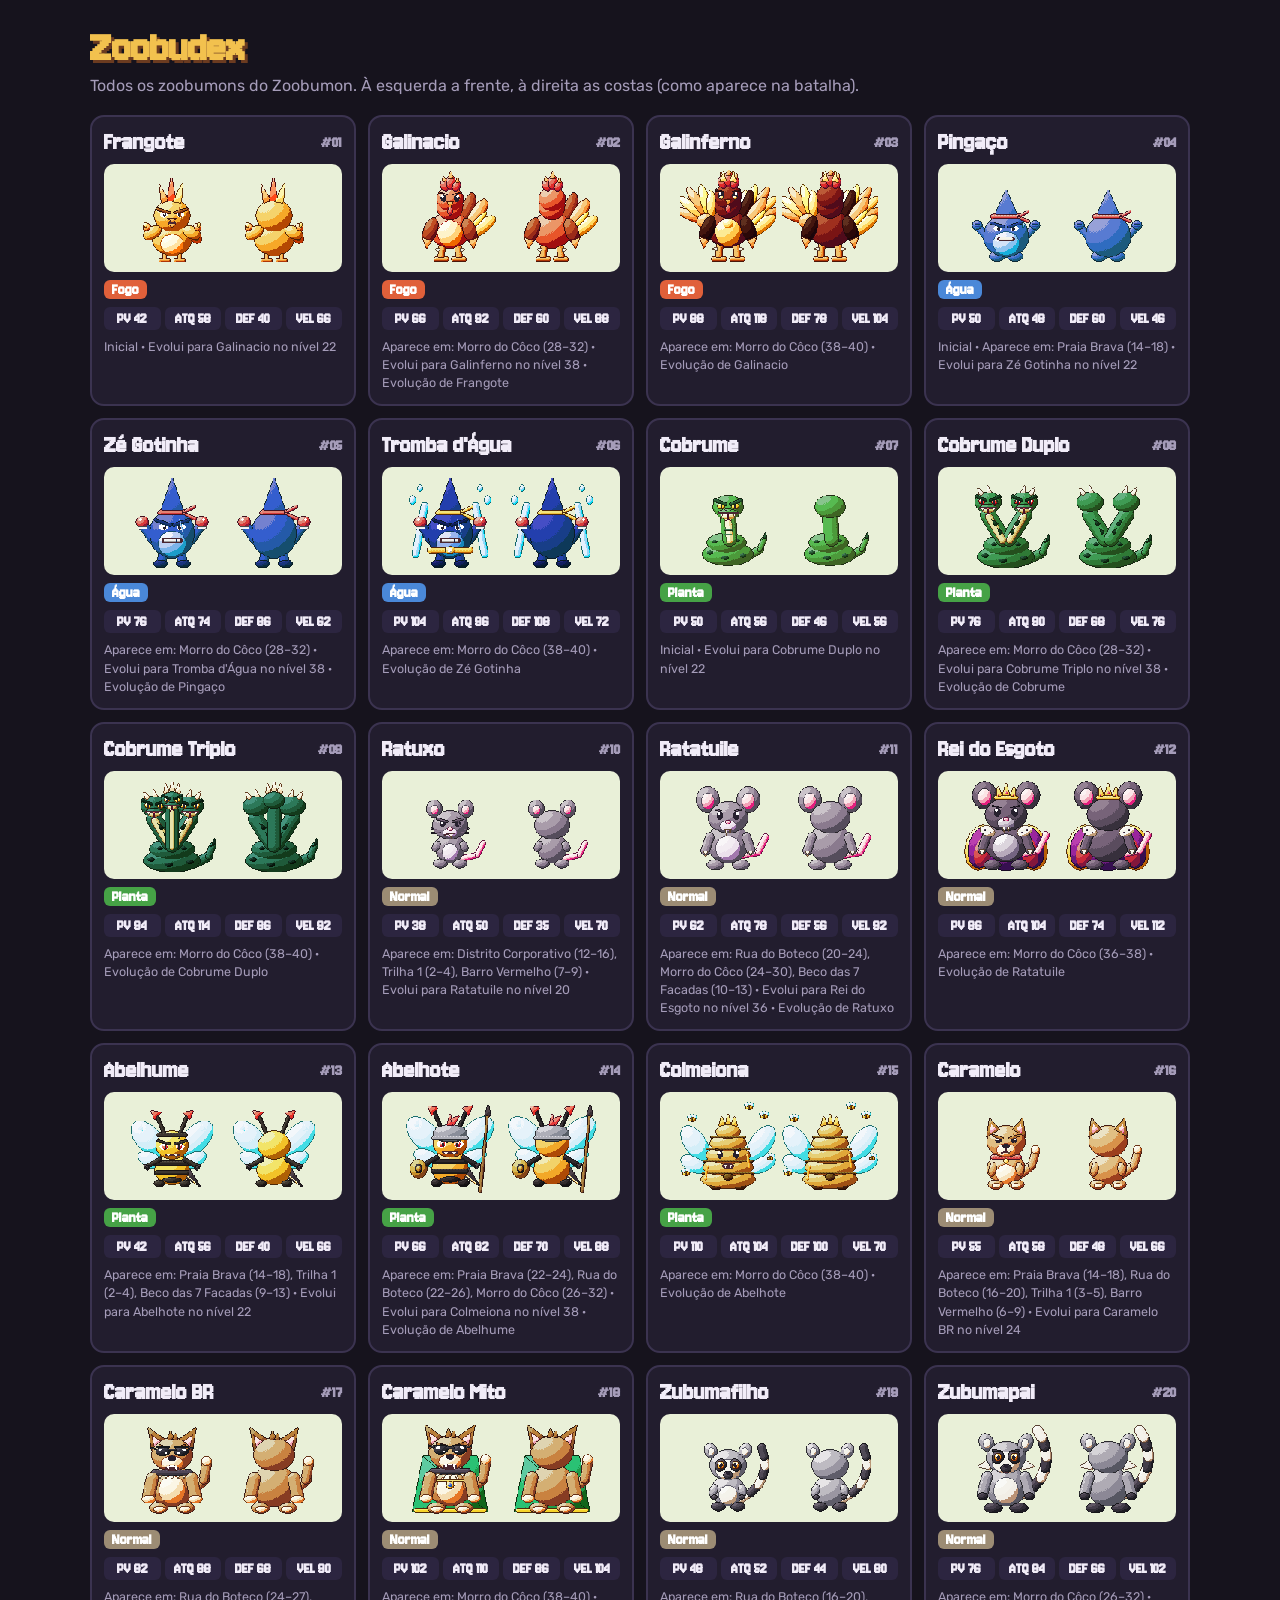
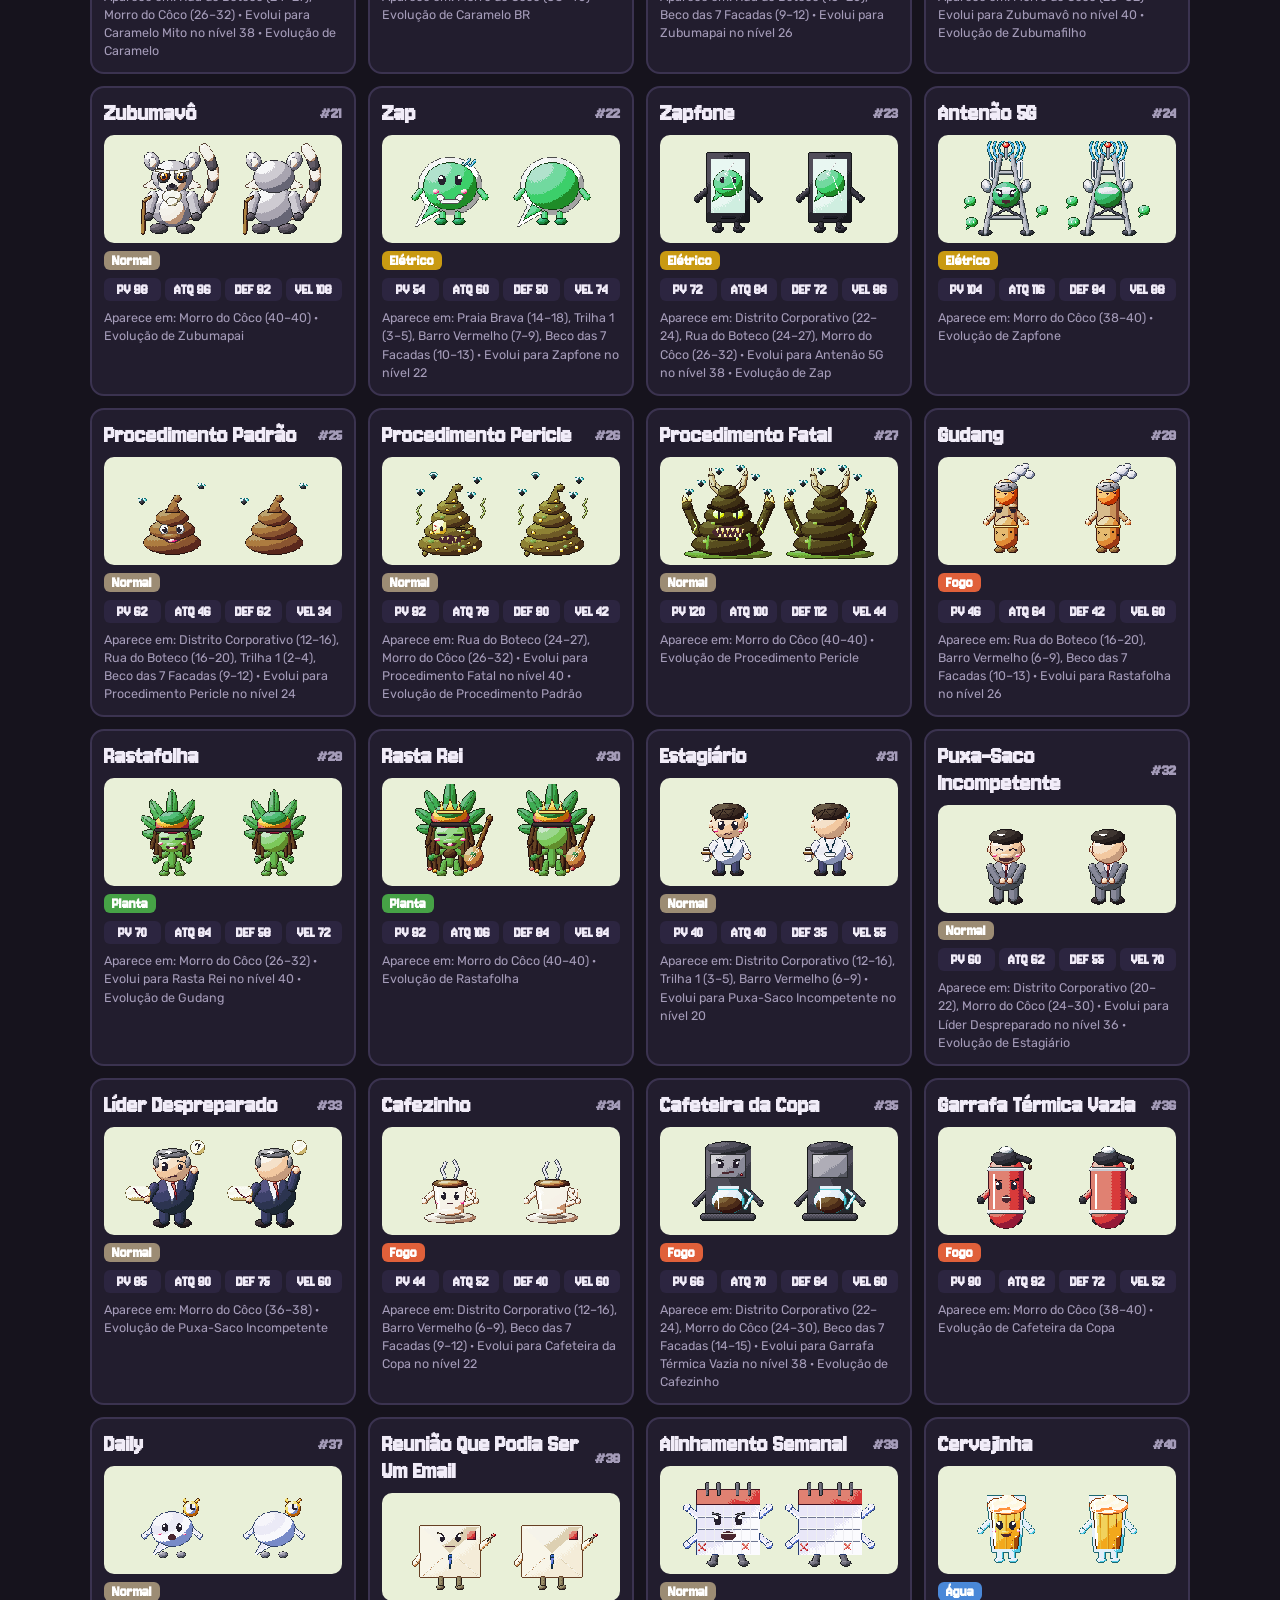
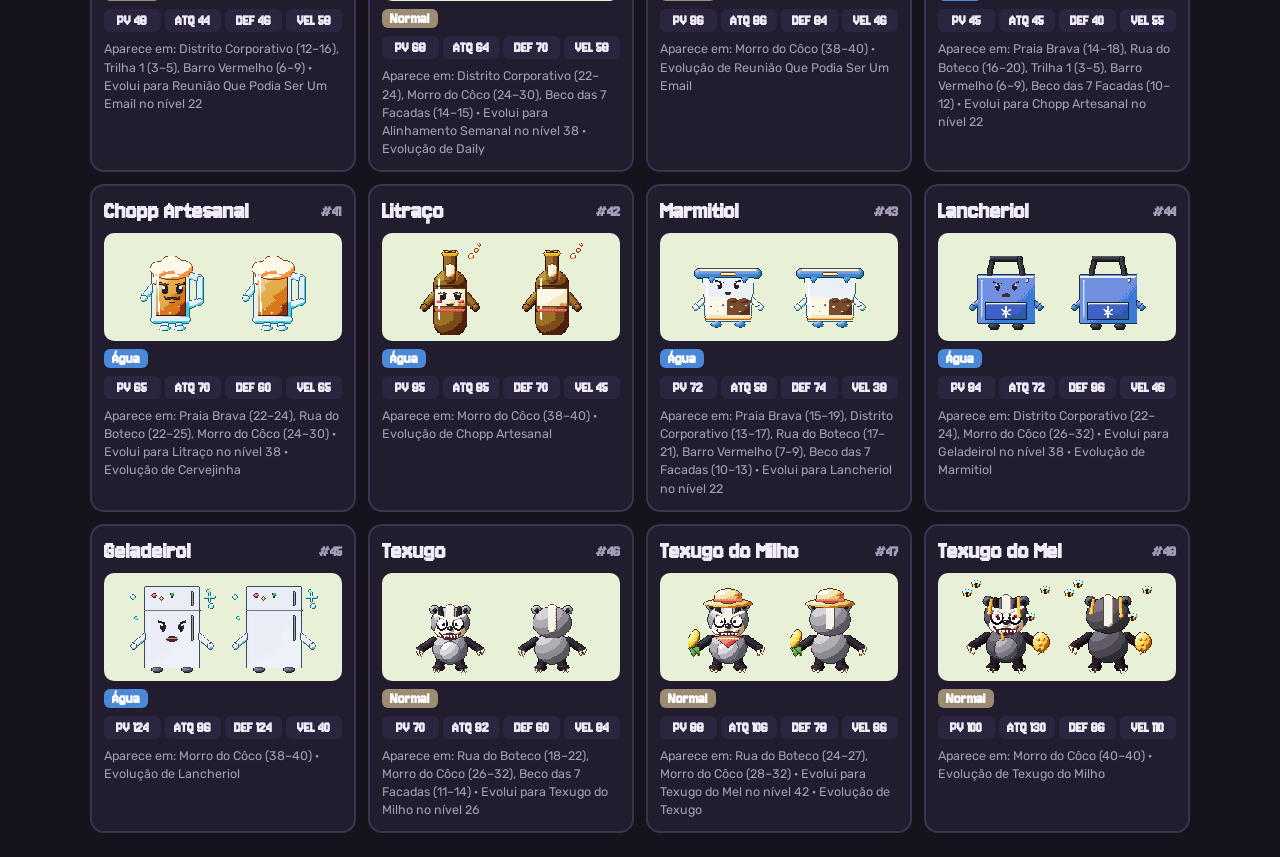
<file: zoobudex.html>
<!doctype html>
<html lang="pt-BR">
<head>
  <meta charset="utf-8">
  <meta name="viewport" content="width=device-width, initial-scale=1">
  <title>Zoobudex</title>
  <link rel="stylesheet" href="https://fonts.googleapis.com/css2?family=Rubik:wght@400;500&display=swap">
  <style>
    @font-face{font-family:'Zoobu Pixel';src:url(fonts/jersey10-latin.woff2) format('woff2');font-display:swap;size-adjust:132%;unicode-range:U+0000-00FF,U+0131,U+0152-0153,U+02BB-02BC,U+02C6,U+02DA,U+02DC,U+2000-206F,U+20AC,U+2122,U+2191,U+2193,U+2212,U+2215,U+FEFF,U+FFFD}
    @font-face{font-family:'Zoobu Pixel';src:url(fonts/jersey10-latin-ext.woff2) format('woff2');font-display:swap;size-adjust:132%;unicode-range:U+0100-02BA,U+02BD-02C5,U+02C7-02CC,U+02CE-02D7,U+02DD-02FF,U+1E00-1E9F,U+A720-A7FF}
    :root{--room:#16131d;--card:#221d2e;--line:#3b3350;--ink:#f1ecf8;--mute:#a59cb9;--gold:#f2c14e;--f-pix:'Zoobu Pixel','Courier New',monospace}
    body{margin:0;background:var(--room);color:var(--ink);font-family:'Rubik',system-ui,sans-serif}
    main{max-width:1100px;margin:0 auto;padding:24px max(16px,env(safe-area-inset-left))}
    h1{font:700 34px var(--f-pix);color:var(--gold);margin:0 0 4px;text-shadow:3px 3px 0 #6b3b20}
    p{color:var(--mute);margin:0 0 20px}
    .grid{display:grid;grid-template-columns:repeat(auto-fill,minmax(230px,1fr));gap:12px}
    .card{background:var(--card);border:2px solid var(--line);border-radius:14px;padding:12px;display:flex;flex-direction:column;gap:8px}
    .imgs{display:flex;gap:6px;justify-content:center;background:#e9f0d8;border-radius:10px;padding:6px}
    .imgs img{width:96px;height:96px;image-rendering:pixelated}
    .top{display:flex;justify-content:space-between;align-items:center;gap:6px}
    .n{font:600 19px var(--f-pix)}
    .num{font:600 13px var(--f-pix);color:var(--mute)}
    .chip{font:600 12px var(--f-pix);color:#fff;border-radius:6px;padding:1px 8px}
    small{color:var(--mute);font-size:12.5px;line-height:1.45}
    .stats{display:grid;grid-template-columns:repeat(4,1fr);gap:4px;text-align:center;font:600 12px var(--f-pix)}
    .stats span{background:#2c2540;border-radius:6px;padding:3px 0}
  </style>
</head>
<body>
  <main>
    <h1>Zoobudex</h1>
    <p>Todos os zoobumons do Zoobumon. À esquerda a frente, à direita as costas (como aparece na batalha).</p>
    <div id="grid" class="grid"></div>
  </main>
  <script src="js/util.js"></script>
  <script src="js/dados.js"></script>
  <script src="js/sprites.js"></script>
  <script>
    const where={};
    for(const[z,list]of Object.entries(ENC))for(const[s,,a,b]of list)(where[s]=where[s]||[]).push(`${ZNAME[z]} (${a}–${b})`);
    const from={};for(const[k,s]of Object.entries(SPECIES))if(s.evo)from[s.evo[0]]=[k,s.evo[1]];
    const starters=['pintobrasa','gotinho','brotelo'];
    document.getElementById('grid').innerHTML=Object.entries(SPECIES).filter(([,s])=>!s.hw).map(([k,s],i)=>{
      const sp=SPR(k),b=sp.b.toDataURL();
      const info=[
        starters.includes(k)?'Inicial':'',
        where[k]?'Aparece em: '+where[k].join(', '):(starters.includes(k)?'':'Só evoluindo'),
        s.evo?`Evolui para ${SPECIES[s.evo[0]].n} no nível ${s.evo[1]}`:'',
        from[k]?`Evolução de ${SPECIES[from[k][0]].n}`:'',
      ].filter(Boolean).join(' · ');
      return`<div class="card"><div class="top"><span class="n">${s.n}</span><span class="num">#${String(i+1).padStart(2,'0')}</span></div>
        <div class="imgs"><img src="${sp.url}" alt="${s.n} de frente"><img src="${b}" alt="${s.n} de costas"></div>
        <div class="top"><span class="chip" style="background:${TYPEC[s.t]}">${s.t}</span></div>
        <div class="stats"><span>PV ${s.b.hp}</span><span>ATQ ${s.b.atk}</span><span>DEF ${s.b.def}</span><span>VEL ${s.b.spd}</span></div>
        <small>${info}</small></div>`;
    }).join('');
  </script>
</body>
</html>
</file>
